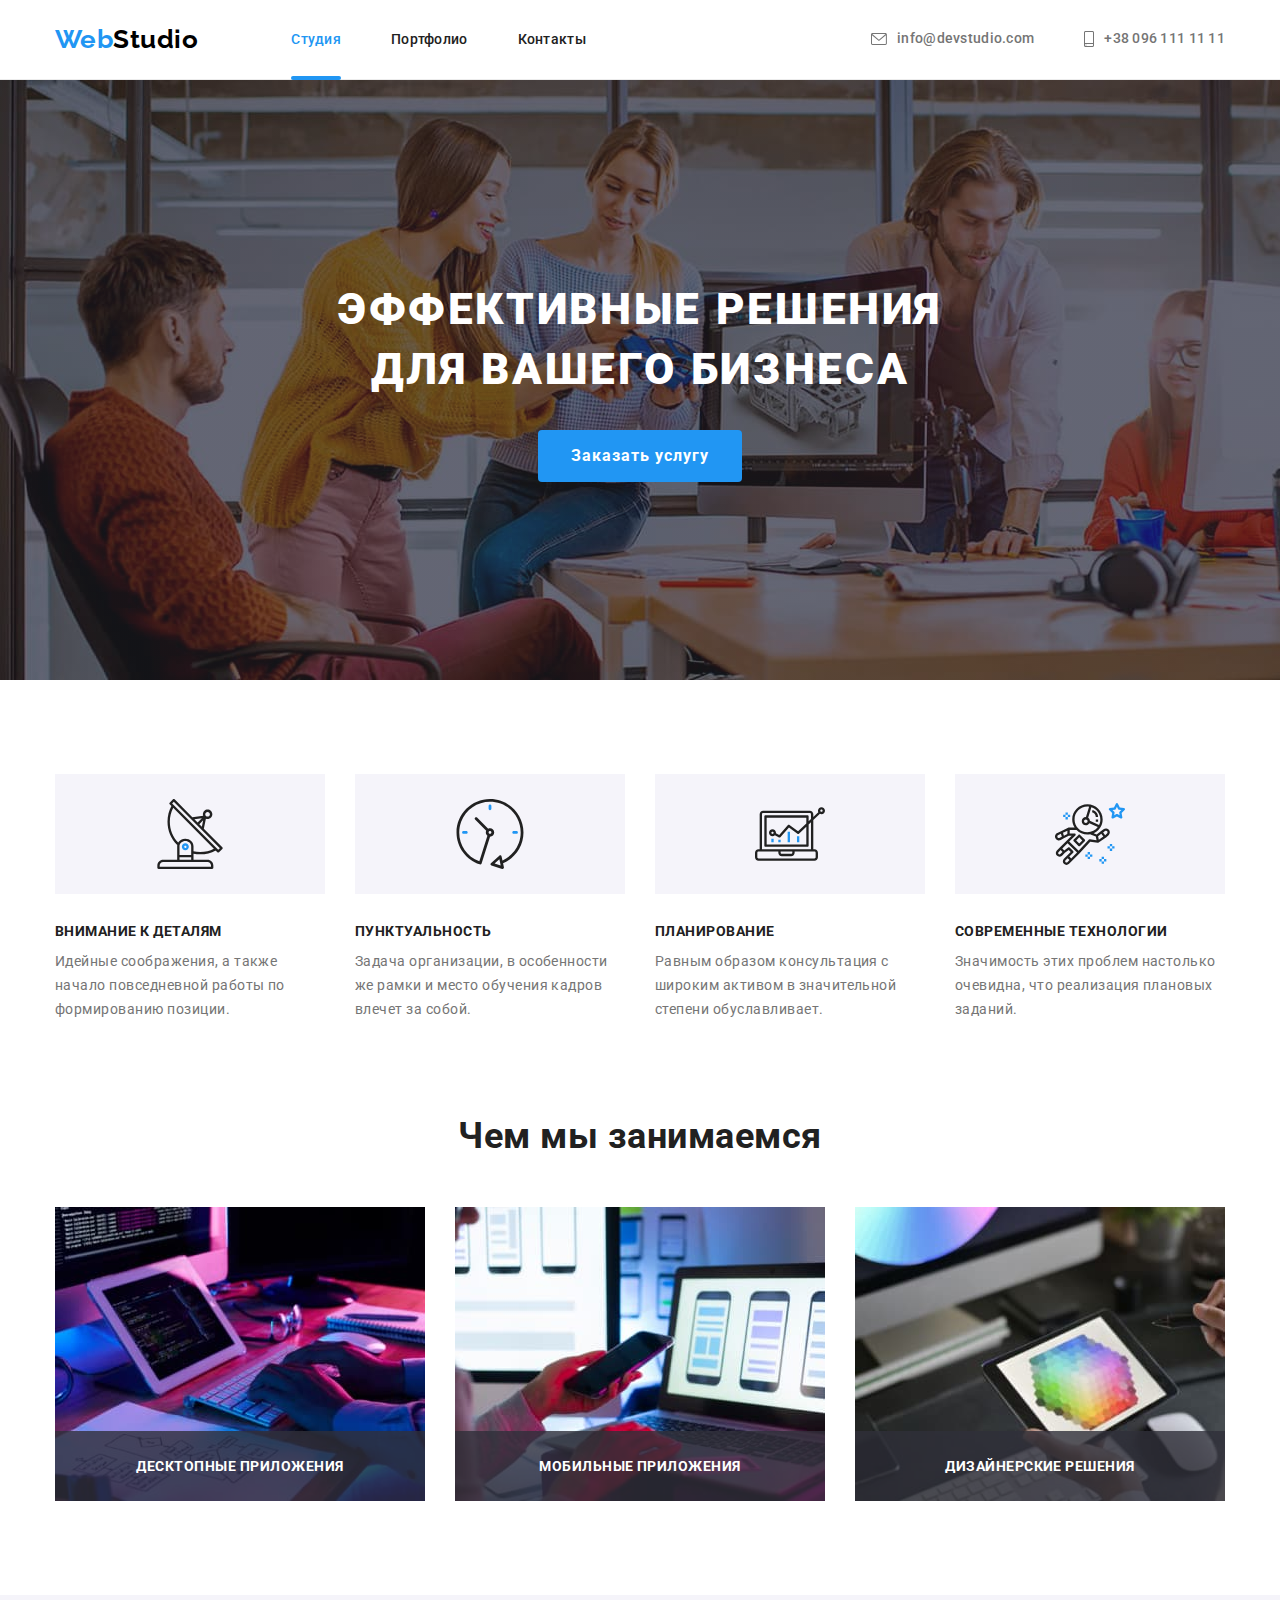
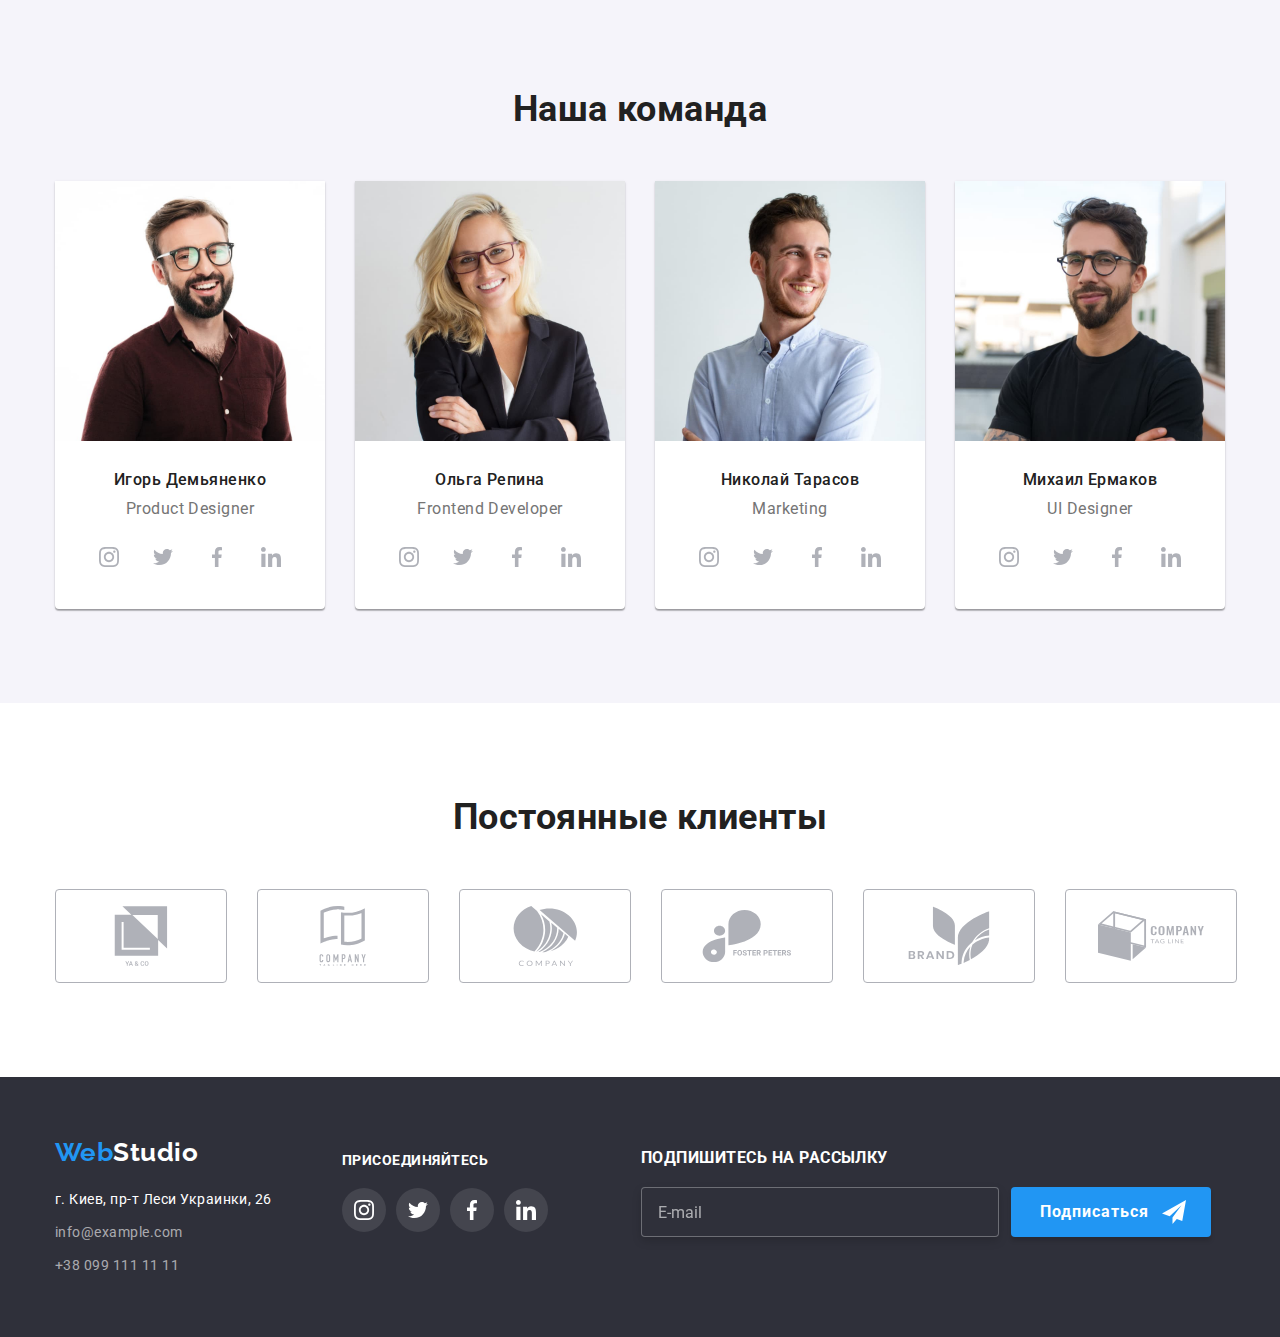
<file: index.html>
<!DOCTYPE html>
<html lang="ru">
  <head>
    <meta charset="UTF-8" />
    <meta http-equiv="X-UA-Compatible" content="IE=edge" />
    <meta name="viewport" content="width=device-width, initial-scale=1.0" />
    <title>Студия</title>
    <link rel="preconnect" href="https://fonts.gstatic.com" />
    <link
      href="https://fonts.googleapis.com/css2?family=Raleway:wght@700&family=Roboto:wght@400;500;700;900&display=swap"
      rel="stylesheet"
    />
    <link
      rel="stylesheet"
      href="https://cdnjs.cloudflare.com/ajax/libs/modern-normalize/1.0.0/modern-normalize.min.css"
    />
    <link rel="stylesheet" href="./css/styles.css" />
  </head>
  <body>
    <!-- Header -->
    <header class="header-section">
      <div class="container header">
        <a href="./index.html" lang="en" class="logo"
          ><span class="logo-name-one">Web</span
          ><span class="logo-name-two">Studio</span></a
        >
        <nav class="nav">
          <ul class="nav-list list">
            <li class="nav-point">
              <a href="./index.html" class="nav-item current">Студия</a>
            </li>
            <li class="nav-point">
              <a href="./portfolio.html" class="nav-item">Портфолио</a>
            </li>
            <li class="nav-point"><a href="" class="nav-item">Контакты</a></li>
          </ul>
        </nav>
        <ul class="contacts list">
          <li class="contacts-point">
            <a href="mailto:info@devstudio.com" class="contacts-item">
              <svg class="contacts-icon" width="16" height="12">
                <use href="./images/sprite.svg#icon-envelope"></use>
              </svg>
              info@devstudio.com</a
            >
          </li>
          <li class="contacts-point">
            <a href="tel:+380961111111" class="contacts-item">
              <svg class="contacts-icon" width="10" height="16">
                <use href="./images/sprite.svg#icon-smartphone"></use>
              </svg>
              +38 096 111 11 11</a
            >
          </li>
        </ul>
      </div>
    </header>
    <!-- Main -->
    <main>
      <!-- Hero -->
      <section class="hero section">
        <div class="container">
          <h1 class="hero-title">
            Эффективные решения <br />для вашего бизнеса
          </h1>
          <button type="button" class="hero-button" data-modal-open>
            Заказать услугу
          </button>
        </div>
      </section>
      <!-- Why us -->
      <section class="pros section">
        <div class="container">
          <h2 class="heading-studio-hide">Почему мы?</h2>
          <ul class="list advantages">
            <li class="heading-studio-list-item">
              <div class="pros-pic">
                <svg class="pros-icon" width="70" height="70">
                  <use href="./images/sprite.svg#icon-antenna"></use>
                </svg>
              </div>
              <h3 class="heading-studio-list-item-name">Внимание к деталям</h3>
              <p class="heading-studio-list-item-content">
                Идейные соображения, а также начало повседневной работы по
                формированию позиции.
              </p>
            </li>

            <li class="heading-studio-list-item">
              <div class="pros-pic">
                <svg class="pros-icon" width="70" height="70">
                  <use href="./images/sprite.svg#icon-clock"></use>
                </svg>
              </div>
              <h3 class="heading-studio-list-item-name">Пунктуальность</h3>
              <p class="heading-studio-list-item-content">
                Задача организации, в особенности же рамки и место обучения
                кадров влечет за собой.
              </p>
            </li>

            <li class="heading-studio-list-item">
              <div class="pros-pic">
                <svg class="pros-icon" width="70" height="70">
                  <use href="./images/sprite.svg#icon-diagram"></use>
                </svg>
              </div>
              <h3 class="heading-studio-list-item-name">Планирование</h3>
              <p class="heading-studio-list-item-content">
                Равным образом консультация с широким активом в значительной
                степени обуславливает.
              </p>
            </li>

            <li class="heading-studio-list-item">
              <div class="pros-pic">
                <svg class="pros-icon" width="70" height="70">
                  <use href="./images/sprite.svg#icon-astronaut"></use>
                </svg>
              </div>
              <h3 class="heading-studio-list-item-name">
                Современные технологии
              </h3>
              <p class="heading-studio-list-item-content">
                Значимость этих проблем настолько очевидна, что реализация
                плановых заданий.
              </p>
            </li>
          </ul>
        </div>
      </section>
      <!-- What we do -->
      <section class="works section">
        <div class="container">
          <h2 class="heading-studio">Чем мы занимаемся</h2>
          <ul class="services list">
            <li class="studio-image">
              <img
                src="./images/what-we-do/hands-typing.jpg"
                alt="Руки, набирающие текст на беспроводной клавиатуре"
                width="370"
              />
              <div class="studio-image-description">
                <p class="studio-image-name">Десктопные приложения</p>
              </div>
            </li>
            <li class="studio-image">
              <img
                src="./images/what-we-do/one-hand-holding-the-phone.jpg"
                alt="Руки: в одной мобильный телефон, вторая лежит на клавиатуре"
                width="370"
              />
                          <div class="studio-image-description">
              <p class="studio-image-name">Мобильные приложения</p>
            </div>
            </li>
            <li class="studio-image">
              <img
                src="./images/what-we-do/color-palette.jpg"
                alt="Руки, держащие планшет с изображением цветовой палитры"
                width="370"
              />
                          <div class="studio-image-description">
              <p class="studio-image-name">Дизайнерские решения</p>
            </div>
            </li>

          </ul>
        </div>
      </section>
      <!-- Our team -->
      <section class="employees section">
        <div class="container">
          <h2 class="heading-studio">Наша команда</h2>
          <ul class="team list">
            <li class="employee-card">
              <img
                class="employee-image"
                src="./images/our-team/igor-demianenko.jpg"
                alt="Игорь Демьяненко"
                width="270"
              />
              <div class="employee-info">
                <h3 class="heading-studio-employee">Игорь Демьяненко</h3>
                <p lang="en" class="heading-studio-employee-job">
                  Product Designer
                </p>
                <ul class="networks list">
                  <li class="network-item list">
                    <a href="" class="network-link">
                      <svg class="network-icon" width="20" height="20">
                        <use href="./images/sprite.svg#icon-instagram"></use>
                      </svg>
                    </a>
                  </li>
                  <li class="network-item list">
                    <a href="" class="network-link">
                      <svg class="network-icon" width="20" height="20">
                        <use href="./images/sprite.svg#icon-twitter"></use>
                      </svg>
                    </a>
                  </li>
                  <li class="network-item list">
                    <a href="" class="network-link">
                      <svg class="network-icon" width="20" height="20">
                        <use href="./images/sprite.svg#icon-facebook"></use>
                      </svg>
                    </a>
                  </li>
                  <li class="network-item list">
                    <a href="" class="network-link">
                      <svg class="network-icon" width="20" height="20">
                        <use href="./images/sprite.svg#icon-linkedin"></use>
                      </svg>
                    </a>
                  </li>
                </ul>
              </div>
            </li>
            <li class="employee-card">
              <img
                class="employee-image"
                src="./images/our-team/olga-repina.jpg"
                alt="Ольга Репина"
                width="270"
              />
              <div class="employee-info">
                <h3 class="heading-studio-employee">Ольга Репина</h3>
                <p lang="en" class="heading-studio-employee-job">
                  Frontend Developer
                </p>
                <ul class="networks list">
                  <li class="network-item list">
                    <a href="" class="network-link">
                      <svg class="network-icon" width="20" height="20">
                        <use href="./images/sprite.svg#icon-instagram"></use>
                      </svg>
                    </a>
                  </li>
                  <li class="network-item list">
                    <a href="" class="network-link">
                      <svg class="network-icon" width="20" height="20">
                        <use href="./images/sprite.svg#icon-twitter"></use>
                      </svg>
                    </a>
                  </li>
                  <li class="network-item list">
                    <a href="" class="network-link">
                      <svg class="network-icon" width="20" height="20">
                        <use href="./images/sprite.svg#icon-facebook"></use>
                      </svg>
                    </a>
                  </li>
                  <li class="network-item list">
                    <a href="" class="network-link">
                      <svg class="network-icon" width="20" height="20">
                        <use href="./images/sprite.svg#icon-linkedin"></use>
                      </svg>
                    </a>
                  </li>
                </ul>
              </div>
            </li>
            <li class="employee-card">
              <img
                class="employee-image"
                src="./images/our-team/nikolai-tarasov.jpg"
                alt="Николай Тарасов"
                width="270"
              />
              <div class="employee-info">
                <h3 class="heading-studio-employee">Николай Тарасов</h3>
                <p lang="en" class="heading-studio-employee-job">Marketing</p>
                <ul class="networks list">
                  <li class="network-item list">
                    <a href="" class="network-link">
                      <svg class="network-icon" width="20" height="20">
                        <use href="./images/sprite.svg#icon-instagram"></use>
                      </svg>
                    </a>
                  </li>
                  <li class="network-item list">
                    <a href="" class="network-link">
                      <svg class="network-icon" width="20" height="20">
                        <use href="./images/sprite.svg#icon-twitter"></use>
                      </svg>
                    </a>
                  </li>
                  <li class="network-item list">
                    <a href="" class="network-link">
                      <svg class="network-icon" width="20" height="20">
                        <use href="./images/sprite.svg#icon-facebook"></use>
                      </svg>
                    </a>
                  </li>
                  <li class="network-item list">
                    <a href="" class="network-link">
                      <svg class="network-icon" width="20" height="20">
                        <use href="./images/sprite.svg#icon-linkedin"></use>
                      </svg>
                    </a>
                  </li>
                </ul>
              </div>
            </li>
            <li class="employee-card">
              <img
                class="employee-image"
                src="./images/our-team/mikhail-ermakov.jpg"
                alt="Михаил Ермаков"
                width="270"
              />
              <div class="employee-info">
                <h3 class="heading-studio-employee">Михаил Ермаков</h3>
                <p lang="en" class="heading-studio-employee-job">UI Designer</p>
                <ul class="networks list">
                  <li class="network-item list">
                    <a href="" class="network-link">
                      <svg class="network-icon" width="20" height="20">
                        <use href="./images/sprite.svg#icon-instagram"></use>
                      </svg>
                    </a>
                  </li>
                  <li class="network-item list">
                    <a href="" class="network-link">
                      <svg class="network-icon" width="20" height="20">
                        <use href="./images/sprite.svg#icon-twitter"></use>
                      </svg>
                    </a>
                  </li>
                  <li class="network-item list">
                    <a href="" class="network-link">
                      <svg class="network-icon" width="20" height="20">
                        <use href="./images/sprite.svg#icon-facebook"></use>
                      </svg>
                    </a>
                  </li>
                  <li class="network-item list">
                    <a href="" class="network-link">
                      <svg class="network-icon" width="20" height="20">
                        <use href="./images/sprite.svg#icon-linkedin"></use>
                      </svg>
                    </a>
                  </li>
                </ul>
              </div>
            </li>
          </ul>
        </div>
      </section>

      <section class="clients section">
        <div class="container">
          <h2 class="heading-studio">Постоянные клиенты</h2>
          <ul class="clients-list list">
            <li class="clients-item">
              <a href="" class="clients-link"
                ><svg class="clients-icon" width="106" height="60">
                  <use href="./images/sprite.svg#icon-yaco"></use>
                </svg>
              </a>
            </li>

            <li class="clients-item">
              <a href="" class="clients-link"
                ><svg class="clients-icon" width="106" height="60">
                  <use
                    href="./images/sprite.svg#icon-company-tagline-here"
                  ></use>
                </svg>
              </a>
            </li>

            <li class="clients-item">
              <a href="" class="clients-link"
                ><svg class="clients-icon" width="106" height="60">
                  <use href="./images/sprite.svg#icon-company"></use>
                </svg>
              </a>
            </li>

            <li class="clients-item">
              <a href="" class="clients-link"
                ><svg class="clients-icon" width="106" height="60">
                  <use href="./images/sprite.svg#icon-foster-petters"></use>
                </svg>
              </a>
            </li>

            <li class="clients-item">
              <a href="" class="clients-link"
                ><svg class="clients-icon" width="106" height="60">
                  <use href="./images/sprite.svg#icon-brand"></use>
                </svg>
              </a>
            </li>

            <li class="clients-item">
              <a href="" class="clients-link"
                ><svg class="clients-icon" width="106" height="60">
                  <use href="./images/sprite.svg#icon-company-tagline"></use>
                </svg>
              </a>
            </li>
          </ul>
        </div>
      </section>
    </main>
    <!-- Footer -->
    <footer class="footer">
      <div class="container contact-us">
        <div class="logo-contacts">
          <a href="index.html" lang="en" class="logo page-bottom"
            ><span class="logo-name-one">Web</span
            ><span class="logo-name-two">Studio</span></a
          >
          <address>
            <ul class="address list">
              <li class="address map">
                <a
                  href="https://goo.gl/maps/o1qzPbgA9d3HTLMZ9"
                  target="_blank"
                  rel="noopener noreferrer"
                  class="google-maps-address"
                  >г. Киев, пр-т Леси Украинки, 26</a
                >
              </li>
              <li class="address email">
                <a href="mailto:info@example.com" class="virtual-address-link"
                  >info@example.com</a
                >
              </li>
              <li class="address phone">
                <a href="tel:+380991111111" class="virtual-address-link"
                  >+38 099 111 11 11</a
                >
              </li>
            </ul>
          </address>
        </div>
        <div class="join-us">
          <h3 class="footer-heading">Присоединяйтесь</h3>
          <ul class="networks list">
            <li class="network-item list">
              <a href="" class="network-link">
                <svg class="network-icon" width="20" height="20">
                  <use href="./images/sprite.svg#icon-instagram"></use>
                </svg>
              </a>
            </li>
            <li class="network-item list">
              <a href="" class="network-link">
                <svg class="network-icon" width="20" height="20">
                  <use href="./images/sprite.svg#icon-twitter"></use>
                </svg>
              </a>
            </li>
            <li class="network-item list">
              <a href="" class="network-link">
                <svg class="network-icon" width="20" height="20">
                  <use href="./images/sprite.svg#icon-facebook"></use>
                </svg>
              </a>
            </li>
            <li class="network-item list">
              <a href="" class="network-link">
                <svg class="network-icon" width="20" height="20">
                  <use href="./images/sprite.svg#icon-linkedin"></use>
                </svg>
              </a>
            </li>
          </ul>
        </div>
        
        <div class="footer-form">
          <form action="" class="contact-form">
            <p class="contact-form-feedback">Подпишитесь на рассылку</p>
            <div class="contact-form-field">
              <label class="contact-form-label">
                <input class="contact-form-input" type="email" name="email" placeholder="E-mail" required>
              </label>
              <button class="contact-form-button" type="submit">Подписаться
                <svg class="footer-icon" width="24" height="24">
                  <use href="./images/sprite.svg#icon-icon-send"></use>
                </svg>  
              </button>
            </div>
          </form>
        </div>
      </div>
    </footer>
    <div class="backdrop is-hidden" data-modal>
      <div class="modal">
        <button type="button" class="close-button" data-modal-close>
          <svg class="modal-button" width="18" height="18">
            <use href=./images/sprite.svg#icon-close-button></use>
          </svg>
        </button>
        <form class="modal-form" autocomplete="off">
          
            <p class="modal-form-feedback">Оставьте свои данные, мы вам перезвоним</p>
            <label class="modal-form-label">Имя
              <input class="modal-form-input" type="text" name="user-name" minlength="2"
                            pattern="[a-zA-Zа-яёА-ЯЁ]+" title="Имя должно содержать символы кирилицы или латиницы" required>
              <svg class="modal-form-icon" width="18" height="18">
                <use href="./images/sprite.svg#icon-person-black"></use>
              </svg>
            </label>

            <label class="modal-form-label">Телефон
              <input class="modal-form-input" type="tel" name="user-phone" pattern="[0-9]{3}[0-9]{3}[0-9]{2}[0-9]{2}" title="0960000000" required>
              <svg class="modal-form-icon" width="18" height="18">
                <use href="./images/sprite.svg#icon-phone-black"></use>
              </svg>
            </label>

            <label class="modal-form-label">Почта
              <input class="modal-form-input" type="email" name="user-email" required>
              <svg class="modal-form-icon" width="18" height="18">
                <use href="./images/sprite.svg#icon-email-black"></use>
              </svg>
            </label>

            <label class="modal-form-label">Комментарий
              <textarea class="modal-form-comment" name="user-comment" placeholder="Введите текст"></textarea>
            </label>

            <label class="checkbox-label">
              <input class="checkbox" type="checkbox" name="chechbox" required/>
              <span class="checkbox-icon"></span>Соглашаюсь с рассылкой и принимаю &nbsp;<a href="#" class="modal-form-policy-link">Условия договора</a>
            </label>

            <button class="modal-form-button" type="submit">Отправить</button>


          </form>

      </div>
    </div>

    <script src="./js/modal.js"></script>
  </body>
</html>
</file>
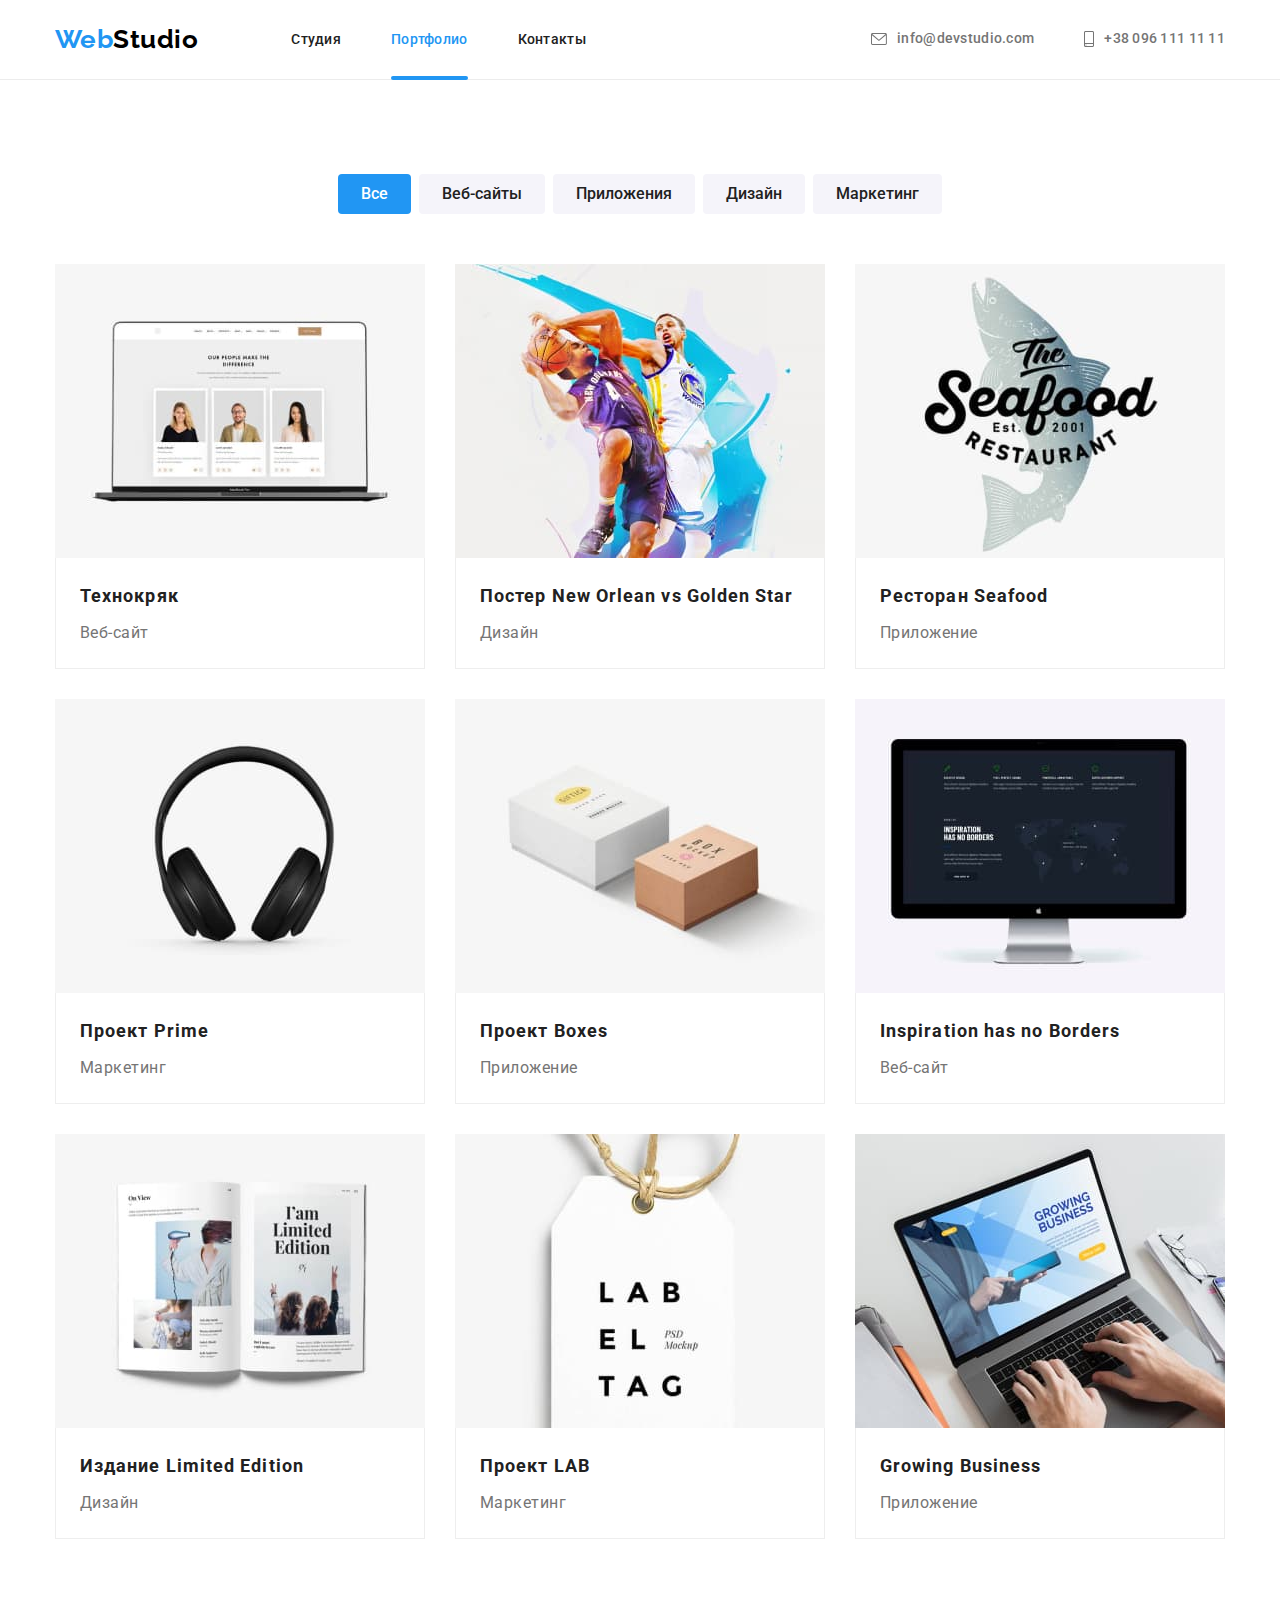
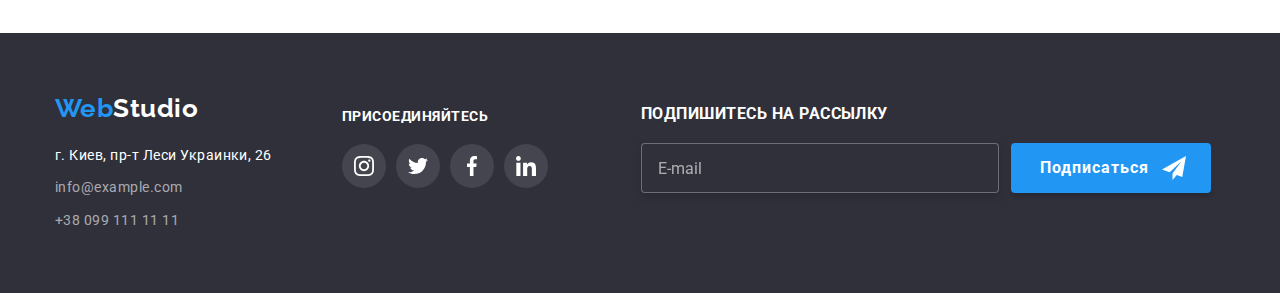
<file: portfolio.html>
<!DOCTYPE html>
<html lang="en">
  <head>
    <meta charset="UTF-8" />
    <meta http-equiv="X-UA-Compatible" content="IE=edge" />
    <meta name="viewport" content="width=device-width, initial-scale=1.0" />
    <title>Портфолио</title>
    <link rel="preconnect" href="https://fonts.gstatic.com" />
    <link
      href="https://fonts.googleapis.com/css2?family=Raleway:wght@700&family=Roboto:wght@400;500;700;900&display=swap"
      rel="stylesheet"
    />
    <link
      rel="stylesheet"
      href="https://cdnjs.cloudflare.com/ajax/libs/modern-normalize/1.0.0/modern-normalize.min.css"
    />
    <link rel="stylesheet" href="./css/styles.css" />
  </head>
  <body>
    <!-- Header -->
    <header class="header-section">
      <div class="container header">
        <a href="index.html" lang="en" class="logo"
          ><span class="logo-name-one">Web</span
          ><span class="logo-name-two">Studio</span></a
        >
        <nav class="nav">
          <ul class="nav-list list">
            <li class="nav-point">
              <a href="./index.html" class="nav-item">Студия</a>
            </li>
            <li class="nav-point">
              <a href="./portfolio.html" class="nav-item current">Портфолио</a>
            </li>
            <li class="nav-point"><a href="" class="nav-item">Контакты</a></li>
          </ul>
        </nav>
        <ul class="contacts list">
          <li class="contacts-point">
            <a href="mailto:info@devstudio.com" class="contacts-item">
              <svg class="contacts-icon" width="16" height="12">
                <use href="./images/sprite.svg#icon-envelope"></use>
              </svg>
              info@devstudio.com</a
            >
          </li>
          <li class="contacts-point">
            <a href="tel:+380961111111" class="contacts-item">
              <svg class="contacts-icon" width="10" height="16">
                <use href="./images/sprite.svg#icon-smartphone"></use>
              </svg>
              +38 096 111 11 11</a
            >
          </li>
        </ul>
      </div>
    </header>
    <!-- Main -->
    <main>
      <!-- Examples of our works -->
      <section class="section">
        <div class="container">
          <!-- Hidden -->
          <h1 class="portfolio-hero-heading">Примеры наших работ, услуги</h1>
          <ul class="list buttons">
            <li class="button-content">
              <button type="button" class="portfolio-button current">
                Все
              </button>
            </li>
            <li class="button-content">
              <button type="button" class="portfolio-button">Веб-сайты</button>
            </li>
            <li class="button-content">
              <button type="button" class="portfolio-button">Приложения</button>
            </li>
            <li class="button-content">
              <button type="button" class="portfolio-button">Дизайн</button>
            </li>
            <li class="button-content">
              <button type="button" class="portfolio-button">Маркетинг</button>
            </li>
          </ul>
          <ul class="list images">
            <li class="product-item">
              <a href="#" class="product-item-link">
                <div class="product-item-content">
                  <img
                    src="./images/portfolio-examples/technokriak.jpg"
                    alt="Пример выполнения сайта Технокряк"
                    width="370"
                  />

                  <p class="product-item-overlay">
                    Технокряк это современная площадка распространения
                    коронавируса. Компании используют эту платформу для
                    цифрового шпионажа и атак на защищённые сервера конкурентов.
                  </p>
                </div>

                <div class="product-description">
                  <h2 class="heading-portfolio">Технокряк</h2>
                  <p class="heading-portfolio-example">Веб-сайт</p>
                </div>
              </a>
            </li>

            <li class="product-item">
              <a href="#" class="product-item-link">
                <div class="product-item-content">
                  <img
                    src="./images/portfolio-examples/basketball.jpg"
                    alt="Постер с двумя баскетболистами"
                    width="370"
                  />
                  <p class="product-item-overlay">
                    Технокряк это современная площадка распространения
                    коронавируса. Компании используют эту платформу для
                    цифрового шпионажа и атак на защищённые сервера конкурентов.
                  </p>
                </div>
                <div class="product-description">
                  <h2 class="heading-portfolio">
                    Постер <span lang="en">New Orlean vs Golden Star</span>
                  </h2>
                  <p class="heading-portfolio-example">Дизайн</p>
                </div>
              </a>
            </li>
            <li class="product-item">
              <a href="#" class="product-item-link">
                <div class="product-item-content">
                  <img
                    src="./images/portfolio-examples/restaurant.jpg"
                    alt="Эмблема ресторана"
                    width="370"
                  />
                  <p class="product-item-overlay">
                    Технокряк это современная площадка распространения
                    коронавируса. Компании используют эту платформу для
                    цифрового шпионажа и атак на защищённые сервера конкурентов.
                  </p>
                </div>
                <div class="product-description">
                  <h2 class="heading-portfolio">
                    Ресторан <span lang="en">Seafood</span>
                  </h2>
                  <p class="heading-portfolio-example">Приложение</p>
                </div>
              </a>
            </li>
            <li class="product-item">
              <a href="#" class="product-item-link">
                <div class="product-item-content">
                  <img
                    src="./images/portfolio-examples/headphones.jpg"
                    alt="Наушники"
                    width="370"
                  />
                  <p class="product-item-overlay">
                    Технокряк это современная площадка распространения
                    коронавируса. Компании используют эту платформу для
                    цифрового шпионажа и атак на защищённые сервера конкурентов.
                  </p>
                </div>
                <div class="product-description">
                  <h2 class="heading-portfolio">
                    Проект <span lang="en">Prime</span>
                  </h2>
                  <p class="heading-portfolio-example">Маркетинг</p>
                </div>
              </a>
            </li>
            <li class="product-item">
              <a href="#" class="product-item-link">
                <div class="product-item-content">
                  <img
                    src="./images/portfolio-examples/boxes.jpg"
                    alt="Две коробки"
                    width="370"
                  />
                  <p class="product-item-overlay">
                    Технокряк это современная площадка распространения
                    коронавируса. Компании используют эту платформу для
                    цифрового шпионажа и атак на защищённые сервера конкурентов.
                  </p>
                </div>
                <div class="product-description">
                  <h2 class="heading-portfolio">
                    Проект <span lang="en">Boxes</span>
                  </h2>
                  <p class="heading-portfolio-example">Приложение</p>
                </div>
              </a>
            </li>
            <li class="product-item">
              <a href="#" class="product-item-link">
                <div class="product-item-content">
                  <img
                    src="./images/portfolio-examples/monitor.jpg"
                    alt="Монитор компьютера"
                    width="370"
                  />
                  <p class="product-item-overlay">
                    Технокряк это современная площадка распространения
                    коронавируса. Компании используют эту платформу для
                    цифрового шпионажа и атак на защищённые сервера конкурентов.
                  </p>
                </div>
                <div class="product-description">
                  <h2 lang="en" class="heading-portfolio">
                    Inspiration has no Borders
                  </h2>
                  <p class="heading-portfolio-example">Веб-сайт</p>
                </div>
              </a>
            </li>
            <li class="product-item">
              <a href="#" class="product-item-link">
                <div class="product-item-content">
                  <img
                    src="./images/portfolio-examples/limited-edition.jpg"
                    alt="Разворот журнала"
                    width="370"
                  />
                  <p class="product-item-overlay">
                    Технокряк это современная площадка распространения
                    коронавируса. Компании используют эту платформу для
                    цифрового шпионажа и атак на защищённые сервера конкурентов.
                  </p>
                </div>
                <div class="product-description">
                  <h2 class="heading-portfolio">
                    Издание <span lang="en">Limited Edition</span>
                  </h2>
                  <p class="heading-portfolio-example">Дизайн</p>
                </div>
              </a>
            </li>
            <li class="product-item">
              <a href="#" class="product-item-link">
                <div class="product-item-content">
                  <img
                    src="./images/portfolio-examples/lab-project.jpg"
                    alt="Имитация ценника"
                    width="370"
                  />
                  <p class="product-item-overlay">
                    Технокряк это современная площадка распространения
                    коронавируса. Компании используют эту платформу для
                    цифрового шпионажа и атак на защищённые сервера конкурентов.
                  </p>
                </div>
                <div class="product-description">
                  <h2 class="heading-portfolio">
                    Проект <span lang="en">LAB</span>
                  </h2>
                  <p class="heading-portfolio-example">Маркетинг</p>
                </div>
              </a>
            </li>
            <li class="product-item">
              <a href="#" class="product-item-link">
                <div class="product-item-content">
                  <img
                    src="./images/portfolio-examples/growing-business.jpg"
                    alt="Руки на клавиатуре ноутбука"
                    width="370"
                  />
                  <p class="product-item-overlay">
                    Технокряк это современная площадка распространения
                    коронавируса. Компании используют эту платформу для
                    цифрового шпионажа и атак на защищённые сервера конкурентов.
                  </p>
                </div>
                <div class="product-description">
                  <h2 lang="en" class="heading-portfolio">Growing Business</h2>
                  <p class="heading-portfolio-example">Приложение</p>
                </div>
              </a>
            </li>
          </ul>
        </div>
      </section>
    </main>
    <!-- Footer -->
    <footer class="footer">
      <div class="container contact-us">
        <div class="logo-contacts">
          <a href="index.html" lang="en" class="logo page-bottom"
            ><span class="logo-name-one">Web</span
            ><span class="logo-name-two">Studio</span></a
          >
          <address>
            <ul class="address list">
              <li class="address map">
                <a
                  href="https://goo.gl/maps/o1qzPbgA9d3HTLMZ9"
                  target="_blank"
                  rel="noopener noreferrer"
                  class="google-maps-address"
                  >г. Киев, пр-т Леси Украинки, 26</a
                >
              </li>
              <li class="address email">
                <a href="mailto:info@example.com" class="virtual-address-link"
                  >info@example.com</a
                >
              </li>
              <li class="address phone">
                <a href="tel:+380991111111" class="virtual-address-link"
                  >+38 099 111 11 11</a
                >
              </li>
            </ul>
          </address>
        </div>
        <div class="join-us">
          <h3 class="footer-heading">Присоединяйтесь</h3>
          <ul class="networks list">
            <li class="network-item list">
              <a href="" class="network-link">
                <svg class="network-icon" width="20" height="20">
                  <use href="./images/sprite.svg#icon-instagram"></use>
                </svg>
              </a>
            </li>
            <li class="network-item list">
              <a href="" class="network-link">
                <svg class="network-icon" width="20" height="20">
                  <use href="./images/sprite.svg#icon-twitter"></use>
                </svg>
              </a>
            </li>
            <li class="network-item list">
              <a href="" class="network-link">
                <svg class="network-icon" width="20" height="20">
                  <use href="./images/sprite.svg#icon-facebook"></use>
                </svg>
              </a>
            </li>
            <li class="network-item list">
              <a href="" class="network-link">
                <svg class="network-icon" width="20" height="20">
                  <use href="./images/sprite.svg#icon-linkedin"></use>
                </svg>
              </a>
            </li>
          </ul>
        </div>
        <div class="footer-form">
          <form action="" class="contact-form">
            <p class="contact-form-feedback">Подпишитесь на рассылку</p>
            <div class="contact-form-field">
              <label class="contact-form-label">
                <input
                  class="contact-form-input"
                  type="email"
                  name="email"
                  placeholder="E-mail"
                  required
                />
              </label>
              <button class="contact-form-button" type="submit">
                Подписаться
                <svg class="footer-icon" width="24" height="24">
                  <use href="./images/sprite.svg#icon-icon-send"></use>
                </svg>
              </button>
            </div>
          </form>
        </div>
      </div>
    </footer>
  </body>
</html>
</file>
<file: css/styles.css>
:root {
  --main-text-color: #757575;
  --title-text-color: #212121;
  --primary-white-color: #ffffff;
  --accent-color: #2196f3;
  --main-icon-color: #afb1b8;
  --modal-button-hover: #188ce8;
  --footer-color: #2f303a;
  --duration: 250ms;
  --speed: cubic-bezier(0.4, 0, 0.2, 1);
}

/* Global resets and classes */
h1,
h2,
h3,
h4,
h5,
h6,
p {
  margin-top: 0;
  margin-bottom: 0;
}

ul,
ol {
  padding-left: 0;
  margin-top: 0;
  margin-bottom: 0;
}

img {
  display: block;
}

body {
  color: var(--main-text-color);
  font-family: Roboto, Open Sans, Cabin, sans-serif;
  letter-spacing: 0.03em;
}
.list {
  list-style-type: none;
}

.container {
  width: 1200px;
  margin: 0 auto;
  padding-left: 15px;
  padding-right: 15px;
}

.section {
  padding-top: 94px;
  padding-bottom: 94px;
}

.backdrop {
  position: fixed;
  top: 0;
  left: 0;
  width: 100vw;
  height: 100vh;
  background-color: rgba(0, 0, 0, 0.2);
  opacity: 1;
  transition: opacity var(--duration) var(--speed);
}

.backdrop.is-hidden {
  opacity: 0;
  visibility: hidden;
  pointer-events: none;
}
.backdrop.is-hidden .modal {
  transform: scale(0.9) translate(-50%, -50%);
}

.modal {
  position: absolute;
  top: 50%;
  left: 50%;
  transform: scale(1) translate(-50%, -50%);
  width: 528px;
  height: 581px;
  padding: 40px;
  background-color: var(--primary-white-color);
  box-shadow: 0px 1px 3px rgba(0, 0, 0, 0.12), 0px 1px 1px rgba(0, 0, 0, 0.14),
    0px 2px 1px rgba(0, 0, 0, 0.2);
  border-radius: 4px;
  transition: transform var(--duration) var(--speed),
    opacity var(--duration) var(--speed),
    visibility var(--duration) var(--speed);
}

.close-button {
  position: absolute;
  top: 8px;
  right: 8px;
  display: flex;
  align-items: center;
  justify-content: center;
  width: 30px;
  height: 30px;
  border: 1px solid rgba(0, 0, 0, 0.1);
  border-radius: 50%;
  background-color: transparent;
  cursor: pointer;
  padding: 9px;
}

.close-button:hover,
.close-button:focus {
  fill: var(--accent-color);
  transition: fill var(--duration) var(--speed);
}

/* Modal Form */

.modal-form {
  display: flex;
  flex-direction: column;
}

.modal-form-feedback {
  margin-bottom: 12px;
  font-weight: 700;
  font-size: 20px;
  line-height: 1.17;
  text-align: center;
  color: var(--title-text-color);
}

.modal-form-label {
  position: relative;
  font-size: 12px;
  line-height: 1.17;
  letter-spacing: 0.01em;
}

.modal-form-input {
  width: 100%;
  height: 40px;
  margin-top: 4px;
  margin-bottom: 10px;
  padding-left: 42px;
  border: 1px solid rgba(33, 33, 33, 0.2);
  border-radius: 4px;
  cursor: pointer;
  transition: border var(--duration) var(--speed);
}

.modal-form-icon {
  position: absolute;
  top: 29px;
  left: 12px;
}

.modal-form-label:focus-within > .modal-form-icon {
  fill: var(--accent-color);
  transition: fill var(--duration) var(--speed);
}

.modal-form-input:focus-within {
  border: 1px solid var(--accent-color);
  outline: none;
  border-radius: 4px;
  transition: border var(--duration) var(--speed);
}

.modal-form-comment {
  width: 100%;
  height: 120px;
  padding: 12px 16px;
  resize: none;
  border: 1px solid rgba(33, 33, 33, 0.2);
  border-radius: 4px;
  margin-top: 4px;
  margin-bottom: 20px;
  cursor: pointer;
  transition: border var(--duration) var(--speed);
}

.modal-form-comment::placeholder {
  font-size: 14px;
  line-height: 1.17;
  letter-spacing: 0.01em;
}

.modal-form-comment:focus-within {
  border: 1px solid var(--accent-color);
  outline: none;
  border-radius: 4px;
  transition: border var(--duration) var(--speed);
}

.checkbox {
  position: absolute;
  width: 1px;
  height: 1px;
  margin: -1px;
  border: 0;
  padding: 0;

  white-space: nowrap;
  clip-path: inset(100%);
  clip: rect(0 0 0 0);
  overflow: hidden;
}

.checkbox-label {
  display: flex;
  align-items: center;
  justify-content: center;
  margin-bottom: 30px;
  font-size: 14px;
  line-height: 1.71;
  cursor: pointer;
}

.checkbox-icon {
  margin-right: 8.38px;
  width: 16px;
  height: 15px;
  border-radius: 2px;
  border: 2px solid var(--title-text-color);
  transition: border var(--duration) var(--speed);
}

.checkbox:checked + .checkbox-icon {
  background-color: var(--accent-color);
  background-image: url("../images/icon-check.svg");
  padding: 4px 3px 2px 3px;
  border-color: var(--accent-color);
  background-repeat: no-repeat;
  transition: background-color var(--duration) var(--speed),
    background-image var(--duration) var(--speed),
    border-color var(--duration) var(--speed);
}

.modal-form-policy-link {
  font-size: 14px;
  line-height: 1.71;
  color: var(--accent-color);
}

.modal-form-button {
  display: block;
  align-self: center;
  width: 200px;
  height: 50px;
  padding: 10px 55px 10px 56px;
  box-shadow: 0px 4px 4px rgba(0, 0, 0, 0.15);
  border-radius: 4px;
  border: var(--accent-color);
  font-size: 16px;
  line-height: 1.87;
  letter-spacing: 0.06em;
  text-align: center;
  cursor: pointer;
  color: var(--primary-white-color);
  background-color: var(--accent-color);
  transition: border var(--duration) var(--speed),
    background-color var(--duration) var(--speed),
    box-shadow var(--duration) var(--speed);
}

.modal-form-button:hover {
  border: var(--modal-button-hover);
  background-color: var(--modal-button-hover);
  box-shadow: 0px 4px 4px rgba(0, 0, 0, 0.15);
  transition: border var(--duration) var(--speed),
    background-color var(--duration) var(--speed),
    box-shadow var(--duration) var(--speed);
}

/* Header: logo */
.logo {
  margin-right: 93px;
  padding-left: 0;
  font-family: Raleway, sans-serif;
  font-weight: 700;
  font-size: 26px;
  line-height: 1.19;
  text-decoration: none;
}
.logo-name-one {
  color: var(--accent-color);
}
.logo-name-two {
  color: #000000;
}

/* Header: navigation */

.container.header {
  display: flex;
  width: 1200px;
}

.header-section {
  padding-top: 24px;
  padding-bottom: 24px;
  border-bottom: 1px solid #ececec;
}

.nav {
  display: flex;
}
.nav-list {
  display: flex;
  align-items: center;
}

.nav-point:not(:last-child) {
  margin-right: 50px;
}

.nav-item {
  position: relative;
  font-weight: 500;
  font-size: 14px;
  line-height: 1.14;
  letter-spacing: 0.02em;
  text-decoration: none;
  color: var(--title-text-color);
}

.nav-item:hover,
.nav-item:focus {
  color: var(--accent-color);
  transition: color var(--duration) var(--speed);
}

.nav-item.current {
  position: relative;
  color: var(--accent-color);
}

.nav-item.current::after {
  content: "";
  display: block;
  position: absolute;
  top: 45px;
  width: 100%;
  height: 4px;
  border-radius: 2px;
  background-color: var(--accent-color);
  cursor: pointer;
}

/* Header: contacts */
.contacts {
  display: flex;
  margin-left: auto;
}

.contacts-point {
  display: flex;
  align-items: center;
}

.contacts-point:not(:last-child) {
  margin-right: 50px;
}

.contacts-item {
  display: flex;
  align-items: center;
  color: var(--main-text-color);
  font-weight: 500;
  font-size: 14px;
  line-height: 1.14;
  letter-spacing: 0.02em;
  text-decoration: none;
}
.contacts-item:hover,
.contacts-item:focus {
  color: var(--accent-color);
  fill: var(--accent-color);
  transition: color var(--duration) var(--speed),
    fill var(--duration) var(--speed);
}

.contacts-icon {
  margin-right: 10px;
  fill: currentColor;
  transition: fill var(--duration) var(--speed);
}

/* Hero, bgc temporary */
.hero.section {
  max-width: 1600px;
  height: 600px;
  margin-left: auto;
  margin-right: auto;
  background-color: #c4c4c4;
  background-image: linear-gradient(
      rgba(47, 48, 58, 0.4),
      rgba(47, 48, 58, 0.4)
    ),
    url(../images/hero-effective-solutions.jpg);
  background-size: cover;
  background-repeat: no-repeat;
  text-align: center;
  padding-top: 200px;
  padding-bottom: 200px;
}

.hero-title {
  margin-bottom: 30px;
  color: var(--primary-white-color);
  font-weight: 900;
  font-size: 44px;
  line-height: 1.36;
  letter-spacing: 0.06em;
  text-transform: uppercase;
}

.hero-button {
  padding: 10px 32px;
  border: 1px solid transparent;
  border-radius: 4px;
  color: var(--primary-white-color);
  background-color: var(--accent-color);
  font-weight: 700;
  font-size: 16px;
  line-height: 1.87;
  letter-spacing: 0.06em;
  cursor: pointer;
  transition: color var(--duration) var(--speed),
    background-color var(--duration) var(--speed);
}
.hero-button:hover,
.hero-button:focus {
  color: var(--accent-color);
  background-color: var(--primary-white-color);
}
.portfolio-hero-heading,
.heading-studio-hide {
  position: absolute;
  width: 1px;
  height: 1px;
  margin: -1px;
  border: 0;
  padding: 0;
  white-space: nowrap;
  clip-path: inset(100%);
  clip: rect(0 0 0 0);
  overflow: hidden;
}

/* Why us */

.pros.section {
  padding-bottom: 94px;
}

.advantages {
  display: flex;
  margin-right: -30px;
}

.pros-pic {
  display: flex;
  justify-content: center;
  align-items: center;
  margin-bottom: 30px;
  width: 270px;
  height: 120px;
  background-color: #f5f4fa;
}

.heading-studio-list-item {
  width: 270px;
}

.heading-studio-list-item:not(:last-child) {
  margin-right: 30px;
}

.heading-studio,
.heading-portfolio {
  color: var(--title-text-color);
}
.heading-studio {
  margin-bottom: 50px;
  font-weight: 700;
  font-size: 36px;
  line-height: 1.16;
  text-align: center;
}

.heading-studio-list-item-name {
  padding-bottom: 10px;
  color: var(--title-text-color);
  font-weight: 700;
  font-size: 14px;
  line-height: 1.14;
  text-transform: uppercase;
}
.heading-studio-list-item-content {
  font-size: 14px;
  line-height: 1.71;
}

/* What we do */
.works.section {
  padding-top: 0px;
}

.services {
  display: flex;
  flex-wrap: wrap;
  margin-right: -30px;
}

.studio-image:not(:last-child) {
  margin-right: 30px;
}

.studio-image {
  position: relative;
}

.studio-image-description {
  position: absolute;
  display: flex;
  align-items: center;
  justify-content: center;
  width: 100%;
  min-height: 70px;
  left: 0;
  bottom: 0;
  background-color: rgba(47, 48, 58, 0.8);
}

.studio-image-name {
  font-weight: 700;
  font-size: 14px;
  line-height: 1.17;
  text-align: center;
  text-transform: uppercase;
  color: var(--primary-white-color);
}

/* Our team */
.employees.section {
  background-color: #f5f4fa;
}

.team {
  display: flex;
  flex-wrap: wrap;
}

.team .employee-card {
  background-color: var(--primary-white-color);
  box-shadow: 0px 1px 3px rgba(0, 0, 0, 0.12), 0px 1px 1px rgba(0, 0, 0, 0.14),
    0px 2px 1px rgba(0, 0, 0, 0.2);
  border-radius: 0px 0px 4px 4px;
}

.employee-card:not(:last-child) {
  margin-right: 30px;
}

.employee-info {
  padding-top: 30px;
  padding-bottom: 30px;
}

.heading-studio-employee {
  margin-bottom: 10px;
  color: var(--title-text-color);
  font-weight: 500;
  font-size: 16px;
  line-height: 1.18;
  text-align: center;
}
.heading-studio-employee-job {
  font-size: 16px;
  line-height: 1.18;
  text-align: center;
  margin-bottom: 16px;
}

.networks {
  display: flex;
  justify-content: center;
  margin-left: 0;
}

.network-item:not(:last-child) {
  margin-right: 10px;
}

.network-link {
  display: flex;
  align-items: center;
  justify-content: center;
  padding: 12px;
  fill: var(--main-icon-color);
  border-radius: 50%;
  transition: fill var(--duration) var(--speed),
    background-color var(--duration) var(--speed);
}

.network-link:hover,
.network-link:focus {
  fill: var(--primary-white-color);
  background-color: var(--accent-color);
  transition: fill var(--duration) var(--speed),
    background-color var(--duration) var(--speed);
}

/* Clients */

.clients-list {
  display: flex;
  align-items: center;
}

.clients-item:not(:last-child) {
  margin-right: 30px;
}

.clients-link {
  fill: var(--main-icon-color);
}

.clients-link {
  display: flex;
  align-items: center;
  justify-content: center;
  padding: 16px 32px;
  border: 1px solid var(--main-icon-color);
  border-radius: 4px;
}

.clients-link:hover,
.clients-link:focus {
  fill: var(--accent-color);
  border: 1px solid var(--accent-color);
  transition: fill var(--duration) var(--speed),
    border var(--duration) var(--speed);
}

/* Footer */

.footer {
  background-color: var(--footer-color);
}

.footer .logo-name-two {
  color: var(--primary-white-color);
}
.container.contact-us {
  display: flex;
}

.logo-contacts {
  display: flex;
  flex-direction: column;
  margin-right: 70px;
  padding: 60px 0px;
}

.logo.page-bottom {
  margin-right: 0px;
  margin-bottom: 20px;
  padding-left: 0;
}

.google-maps-address:hover,
.google-maps-address:focus,
.virtual-address-link:hover,
.virtual-address-link:focus {
  color: var(--accent-color);
  transition: color var(--duration) var(--speed);
}
.google-maps-address {
  color: var(--primary-white-color);
}
.virtual-address-link {
  color: rgba(255, 255, 255, 0.6);
}

.address.map {
  margin-bottom: 9px;
}

.address.email {
  margin-bottom: 9px;
}

.google-maps-address,
.virtual-address-link {
  font-style: normal;
  font-size: 14px;
  line-height: 1.71;
  text-decoration: none;
}

.join-us {
  display: block;
  height: 80px;
  margin-right: 93px;
  padding-top: 75px;
  padding-bottom: 97px;
}

.footer-heading {
  margin-bottom: 20px;
  align-items: baseline;
  font-weight: 700;
  font-size: 14px;
  line-height: 1.17;
  text-transform: uppercase;
  color: var(--primary-white-color);
}

.join-us .network-link {
  fill: var(--primary-white-color);
  background: rgba(255, 255, 255, 0.1);
}

.join-us .network-link:hover,
.join-us .network-link:focus {
  background-color: var(--accent-color);
}

/* Footer Form */

.footer-form {
  padding-top: 72px;
}

.contact-form-feedback {
  margin-bottom: 20px;
  font-weight: 700;
  line-height: 1.17;
  text-transform: uppercase;
  color: var(--primary-white-color);
}

.footer-form {
  padding-top: 72px;
  padding-bottom: 94px;
}

.contact-form-label {
  display: inline-block;
}

.contact-form-input {
  width: 358px;
  height: 50px;
  margin-right: 12px;
  padding-left: 16px;
  border: 1px solid rgba(255, 255, 255, 0.3);
  filter: drop-shadow(0px 4px 4px rgba(0, 0, 0, 0.15));
  border-radius: 4px;
  background-color: var(--footer-color);
  color: var(--primary-white-color);
}

.contact-form-input::placeholder {
  font-size: 16px;
  line-height: 1.25;
  align-items: center;
  color: rgba(255, 255, 255, 0.6);
}

.contact-form-field {
  position: relative;
  display: flex;
  align-items: center;
  justify-content: center;
}

.contact-form-button {
  display: flex;
  width: 200px;
  height: 50px;
  padding: 10px 62px 10px 29px;
  align-items: center;
  justify-content: center;
  font-weight: 700;
  font-size: 16px;
  line-height: 1.87;
  letter-spacing: 0.06em;
  color: var(--primary-white-color);
  box-shadow: 0px 4px 4px rgba(0, 0, 0, 0.15);
  border: var(--accent-color);
  border-radius: 4px;
  background-color: var(--accent-color);
}

.footer-icon {
  position: absolute;
  top: 50%;
  right: 0;
  transform: translate(-50%, -50%);
  margin-right: 13px;
  margin-left: 10px;
}

/* Examples of our works:buttons */
.list.buttons {
  display: flex;
  justify-content: center;
  margin-bottom: 50px;
  padding-right: -8px;
}

.portfolio-button {
  padding: 6px 22px;
  border-radius: 4px;
  border: 1px solid transparent;
  color: var(--title-text-color);
  background-color: #f5f4fa;
  font-weight: 500;
  font-size: 16px;
  line-height: 1.62;
  text-align: center;
  cursor: pointer;
}

.button-content:not(:last-child):not(:last-child) {
  padding-right: 8px;
}

.portfolio-button:hover,
.portfolio-button:focus {
  color: var(--primary-white-color);
  background-color: var(--accent-color);
  box-shadow: 0px 3px 1px rgba(0, 0, 0, 0.1), 0px 1px 2px rgba(0, 0, 0, 0.08),
    0px 2px 2px rgba(0, 0, 0, 0.12);
  transition: color var(--duration) var(--speed),
    background-color var(--duration) var(--speed),
    box-shadow var(--duration) var(--speed);
}
.portfolio-button.current {
  color: var(--primary-white-color);
  background-color: var(--accent-color);
}

/* Examples of our works: content blocks */

div.product-description {
  padding: 20px 24px;
  border-right: 1px solid #eeeeee;
  border-bottom: 1px solid #eeeeee;
  border-left: 1px solid #eeeeee;
}

.heading-portfolio {
  margin-bottom: 4px;
  font-weight: 700;
  font-size: 18px;
  line-height: 2;
  letter-spacing: 0.06em;
}
.heading-portfolio-example {
  font-size: 16px;
  line-height: 1.87;
}

/* part with pics */
.list.images {
  display: flex;
  flex-wrap: wrap;
}

.product-item {
  flex-basis: calc((100% - 60px) / 3);
  background-color: var(--primary-white-color);
}

.product-item:not(:nth-last-child(-n + 3)) {
  margin-bottom: 30px;
}

.product-item:not(:nth-child(3n + 3)) {
  margin-right: 30px;
}

.product-item:hover {
  box-shadow: 0px 1px 1px rgba(0, 0, 0, 0.12), 0px 4px 4px rgba(0, 0, 0, 0.06),
    1px 4px 6px rgba(0, 0, 0, 0.16);
  cursor: pointer;
}

.product-item-content {
  position: relative;
  height: 100%;
  width: 100%;
  overflow: hidden;
}

.product-item-overlay {
  position: absolute;
  top: 0;
  left: 0;
  transform: translateY(100%);
  opacity: 0;
  padding: 63px 24px;
  font-size: 18px;
  line-height: 1.56;
  color: var(--primary-white-color);
  background-color: rgba(33, 150, 243, 0.9);
  transition: transform var(--duration) var(--speed),
    opacity var(--duration) var(--speed);
}

.product-item-link:hover .product-item-overlay,
.product-item-link:focus .product-item-overlay {
  transform: translateY(0%);
  transition: transform var(--duration) var(--speed),
    opacity var(--duration) var(--speed);
  opacity: 1;
}
.product-item-link {
  display: block;
  text-decoration: none;
  color: inherit;
}
</file>
